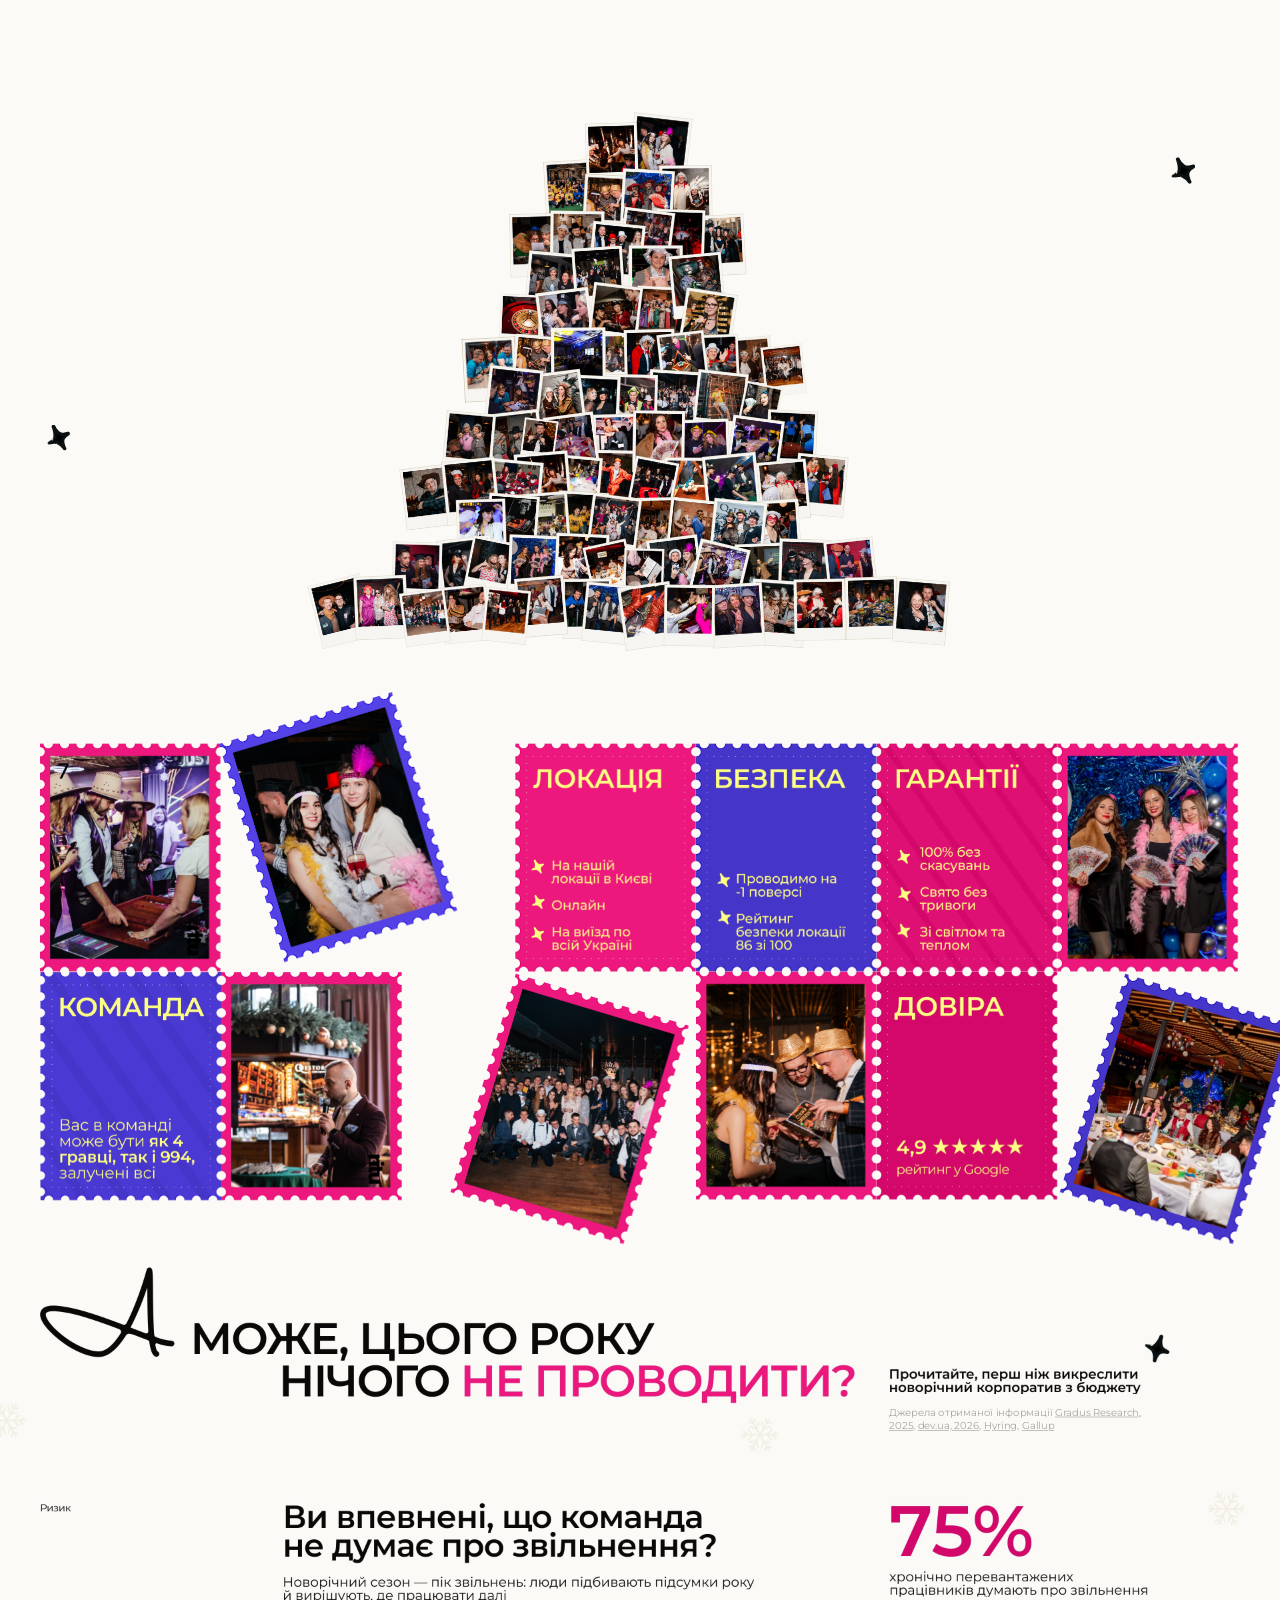
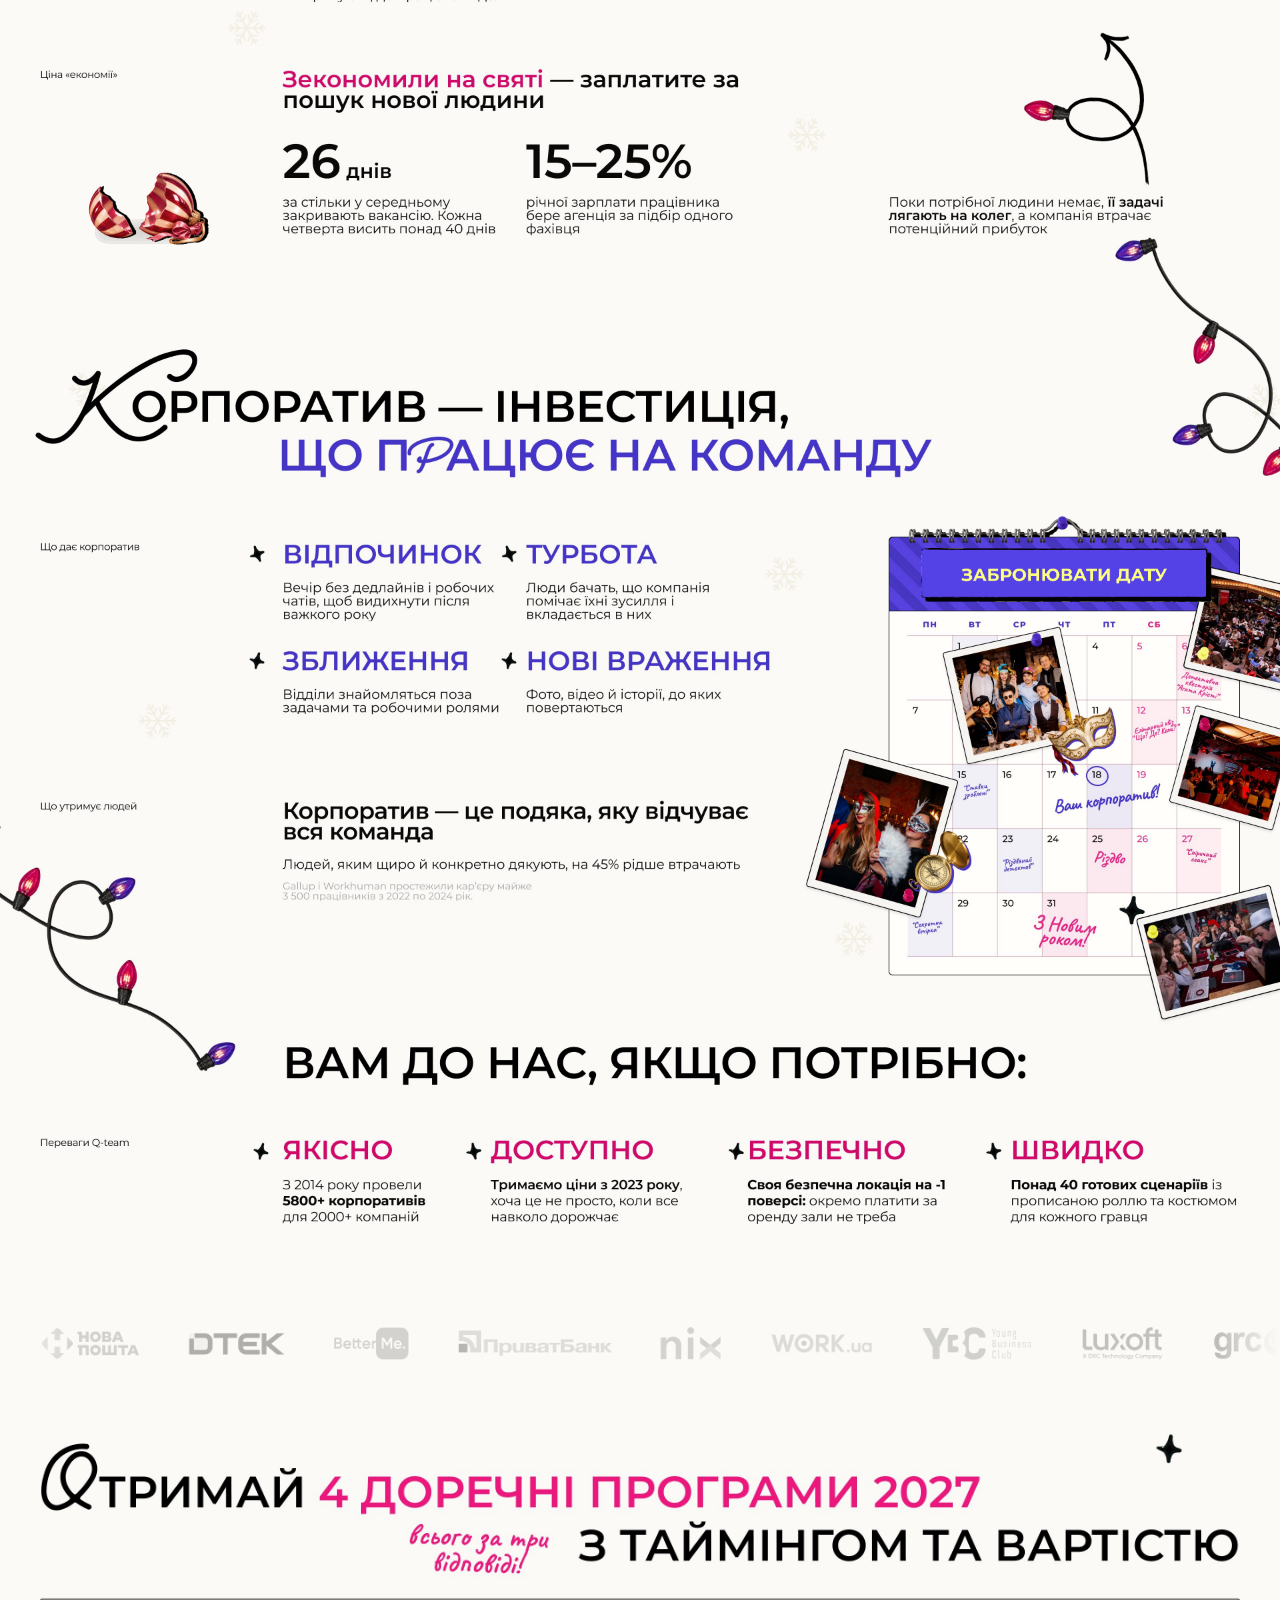
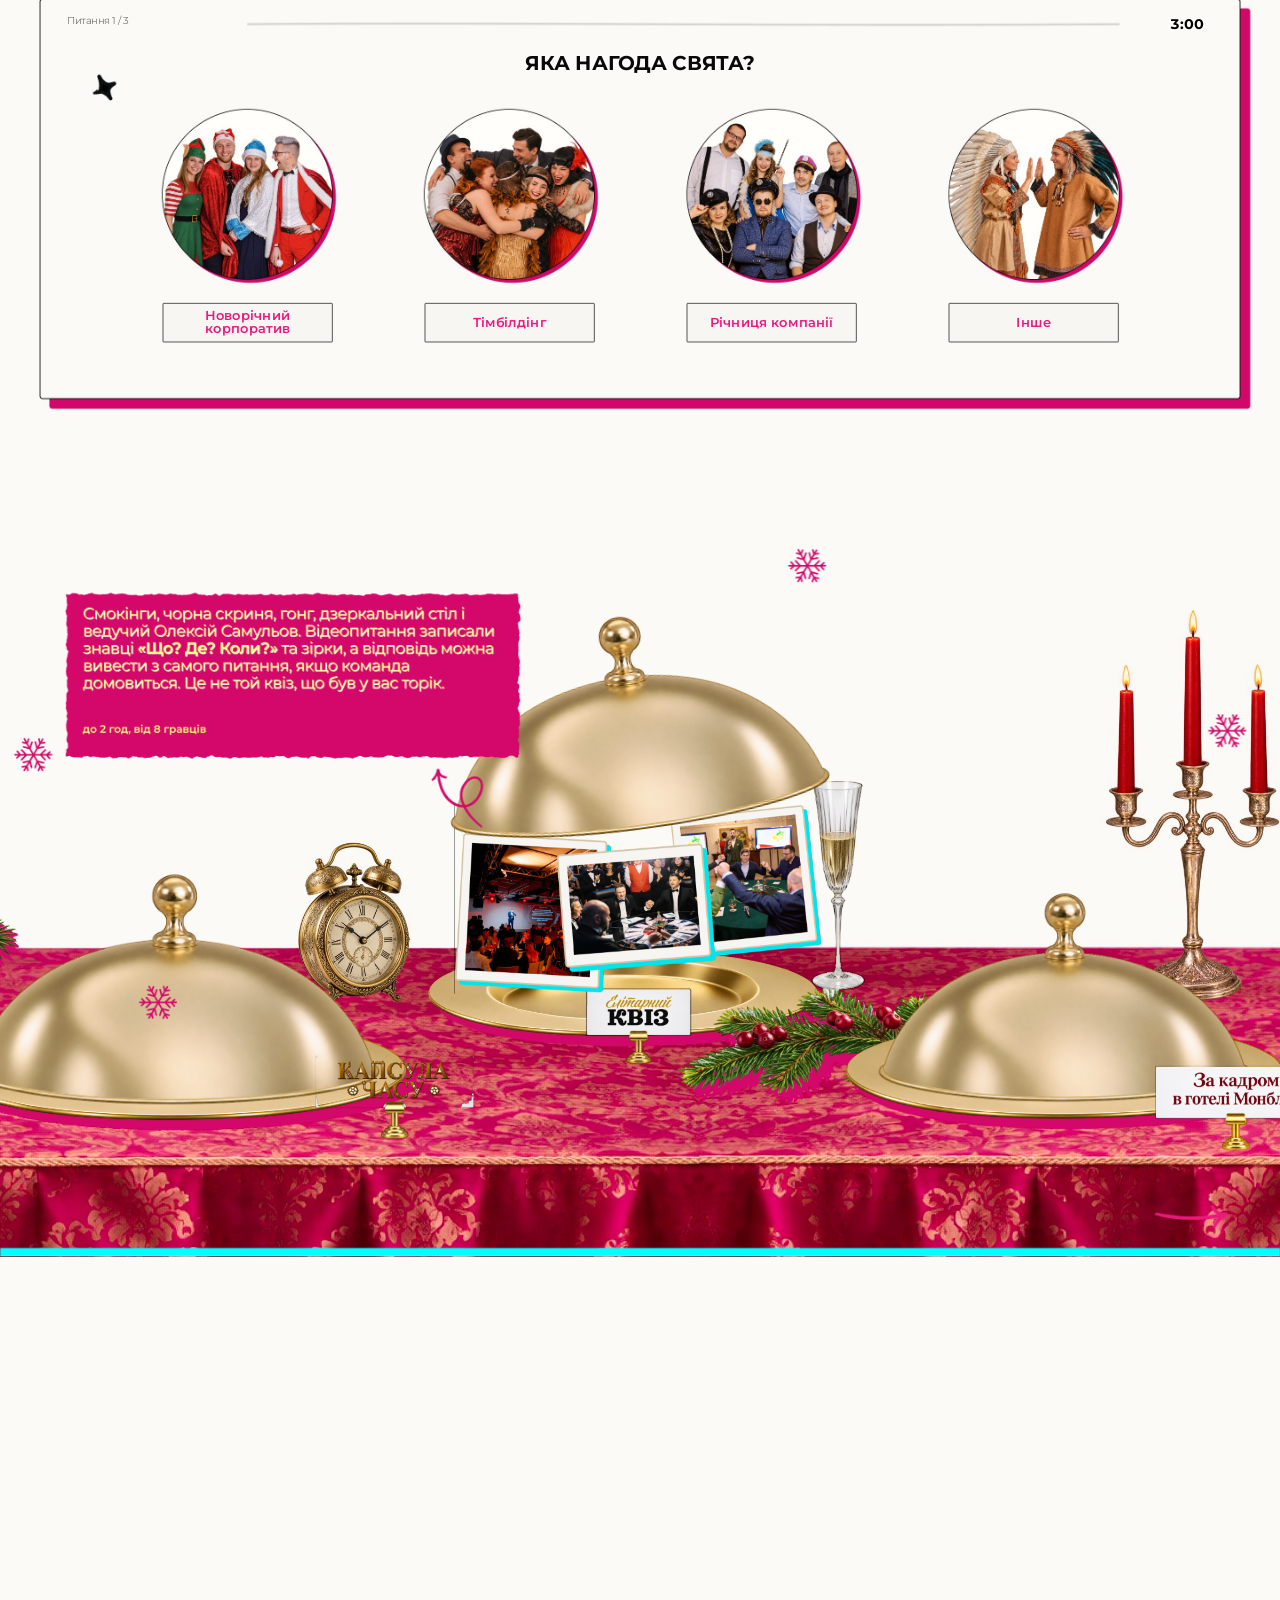
<file: index.html>
<!doctype html>
<html lang="uk">
<head>
<meta charset="utf-8">
<meta name="viewport" content="width=device-width, initial-scale=1">
<title>Новорічний корпоратив 2027 · Q-team</title>
<meta name="description" content="Нова надихаюча програма під ключ, на своїй локації зі світлом та без тривог.">
<link rel="preconnect" href="https://fonts.googleapis.com">
<link rel="preconnect" href="https://fonts.gstatic.com" crossorigin>
<link href="https://fonts.googleapis.com/css2?family=Caveat:wght@700&family=Montserrat:wght@400;500;600;700&display=swap" rel="stylesheet">
<link rel="stylesheet" href="style.css">
<link rel="preload" as="image" href="assets/hero-title-1.png" fetchpriority="high">
<link rel="preload" as="image" href="assets/hero-title-2.png" fetchpriority="high">
<link rel="preload" as="image" href="assets/hero-star.png">
<link rel="preload" as="image" href="assets/hero-medal.png">
</head>
<body>

<!-- ===== 1. HERO · ялинка з полароїдів ===== -->
<section class="sec" id="hero" data-h="1030" aria-label="Новорічний корпоратив">
  <div class="stage">
    <div class="tree" id="tree" aria-hidden="true"></div>

    <img class="star" src="assets/hero-star.png" alt="" style="left:875.6px;top:35.7px;width:160.1px">

    <h1 class="sr">Новорічний корпоратив</h1>
    <img class="title t1" src="assets/hero-title-1.png" alt="" style="left:6px;top:204px;width:802.6px">
    <img class="title t2" src="assets/hero-title-2.png" alt="" style="left:1023.5px;top:318.5px;width:834.3px">

    <p class="hero-sub" style="left:60px;top:383px;width:760px"><b>Нова надихаюча програма</b> під ключ, <br>на своїй локації зі світлом та без тривог</p>

    <img class="arr" src="assets/arr-det.svg" alt="" style="left:1004.3px;top:160.6px;width:128.3px">
    <img class="arr rtl" src="assets/arr-fort.svg" alt="" style="left:555.4px;top:529.8px;width:151.4px">
    <img class="arr" src="assets/arr-caps.svg" alt="" style="left:1258.7px;top:671.9px;width:139.3px">
    <img class="arr rtl" src="assets/arr-online.svg" alt="" style="left:386.7px;top:794.8px;width:121.8px">

    <span class="lab" style="left:1201px;top:149px;--r:-18deg">Різдвяний<br>детектив</span>
    <span class="lab" style="left:552px;top:600px;--r:19deg">Форт Боярд</span>
    <span class="lab" style="left:1450px;top:709px;--r:17deg">Капсула<br>Часу</span>
    <span class="lab" style="left:337px;top:798px;--r:-34deg">Онлайн<br>тімбілдінг</span>

    <img class="spark" src="assets/sparkle.svg" alt="" style="left:70.6px;top:637.1px;width:34.8px">
    <img class="spark" src="assets/sparkle.svg" alt="" style="left:1756.9px;top:235.7px;width:36.6px">

    <a class="cta" href="#zayavka" style="left:1463px;top:505px">Залишити заявку</a>
    <img class="medal" src="assets/hero-medal.png" alt="Медаль" style="left:1375.7px;top:442.2px;width:156.2px">
  </div>
</section>

<!-- ===== 2. ПЕРЕВАГИ · поштові марки ===== -->
<section class="sec" id="stamps" data-h="830" aria-label="Чому Q-team">
  <div class="stage">
    <h2 class="sr">Локація, безпека, гарантії, команда і довіра</h2>
    <!-- Figma 578:108: day 1 and day 9 are already tilted; only the last stamp (day 2) peels off on scroll -->
    <div class="st" style="left:772.695px;top:84.723px;width:271.102px">
      <img src="assets/stamps/s-location.png" alt="Локація: на нашій локації в Києві, онлайн, на виїзд по всій Україні">
      <img class="bul" src="assets/stamps/bullet.svg" alt="" style="left:24.243px;top:174.49px">
      <img class="bul" src="assets/stamps/bullet.svg" alt="" style="left:25.243px;top:227.49px">
      <img class="bul" src="assets/stamps/bullet.svg" alt="" style="left:24.243px;top:275.49px">
    </div>
    <div class="st" style="left:1314.898px;top:84.723px;width:271.102px"><img src="assets/stamps/s-guarantee.png" alt="Гарантії: 100% без скасувань, свято без тривоги, зі світлом та теплом"></div>
    <div class="st" style="left:1043.796px;top:84.723px;width:271.102px"><img src="assets/stamps/s-safety.png" alt="Безпека: проводимо на −1 поверсі, рейтинг безпеки локації 86 зі 100"></div>
    <div class="st" style="left:1586px;top:84.723px;width:271.102px"><img src="assets/stamps/p-day5.png" alt="Гості свята з віялами"></div>
    <div class="st" style="left:1043.796px;top:426.891px;width:271.102px"><img src="assets/stamps/p-day6.png" alt="Гості розглядають підказку квесту"></div>
    <div class="st" style="left:1314.898px;top:426.891px;width:271.102px"><img src="assets/stamps/s-trust.png" alt="Довіра: 4,9 зірок, рейтинг у Google"></div>
    <div class="st" style="left:60.1px;top:426.891px;width:543.063px"><img src="assets/stamps/g-team.png" alt="Команда: вас може бути як 4 гравці, так і 994, залучені всі"></div>
    <div class="st" style="left:60.1px;top:84.723px;width:271.102px"><img src="assets/stamps/p-day7.png" alt="Гості корпоративу за ігровим столом"></div>
    <div class="st tear pre" data-s="1,0,0,1,331.202,69.723" data-t="0.958,-0.287,0.287,0.958,328.683,85.087" style="left:331.202px;top:69.723px;width:271.102px"><img src="assets/stamps/st-day1.png" alt="Гості в карнавальних костюмах"></div>
    <div class="st tear" data-s="-1,0,0,1,1857.102,426.891" data-t="-0.958,-0.287,-0.287,0.958,1947.59,507.99" style="left:1586px;top:426.891px;width:271.102px"><img src="assets/stamps/st-day2b.png" alt="Святковий банкет"></div>
    <div class="st tear pre" data-s="-1,0,0,1,1043.797,411.891" data-t="-0.958,-0.287,-0.287,0.958,1033.199,507.99" style="left:772.695px;top:411.891px;width:271.102px"><img src="assets/stamps/st-day9.png" alt="Велика команда на корпоративі"></div>
  </div>
</section>

<!-- ===== 3. А МОЖЕ НЕ ПРОВОДИТИ + ІНВЕСТИЦІЯ (Figma 581:220) · кулька падає ===== -->
<section class="sec" id="pain" data-h="2671" aria-label="А може, цього року нічого не проводити?">
  <div class="stage">
    <img class="b3bg" src="assets/b3/bg.jpg" alt="" style="left:0;top:0;width:1920px">
    <div class="sr">
      <h2>А може, цього року нічого не проводити?</h2>
      <p>Ви впевнені, що команда не думає про звільнення? 75% хронічно перевантажених працівників думають про звільнення.</p>
      <p>Зекономили на святі — заплатите за пошук нової людини: 26 днів у середньому закривають вакансію, агенція бере 15–25% річної зарплати.</p>
      <h2>Корпоратив — інвестиція, що працює на команду</h2>
      <p>Відпочинок, турбота, зближення, нові враження.</p>
      <h2>Вам до нас, якщо потрібно: якісно, доступно, безпечно, швидко</h2>
    </div>
    <p class="src" style="left:1333.4px;top:249.4px;width:389px">Джерела отриманої інформації
      <a href="https://vikna.tv/dozvillia/opytuvannia/chomu-ukrayinczi-hochut-zvilnytysya-navit-iz-horoshyh-kompanij/" target="_blank" rel="noopener">Gradus Research, 2025</a>,
      <a href="https://dev.ua/news/naim-1783599997" target="_blank" rel="noopener">dev.ua, 2026</a>,
      <a href="https://hyring.com/blog/recruitment-agency-fees-usa/" target="_blank" rel="noopener">Hyring</a>,
      <a href="https://www.gallup.com/workplace/713057/employee-wellbeing-productivity.aspx" target="_blank" rel="noopener">Gallup</a></p>

    <!-- the arrow, bulb and garland are static, part of the background (Figma 581:220); the logos run endlessly -->
    <div class="logos" style="left:0;top:2526.65px" aria-label="Нам довіряють: Нова пошта, ДТЕК, BetterMe, ПриватБанк, NIX, Work.ua, Luxoft, EPAM, Danone, McDonald’s, Puma, Coca-Cola та інші">
      <div class="row"><img src="assets/b3/logos.png" alt=""><img src="assets/b3/logos.png" alt=""></div>
    </div>

    <a class="date-btn" href="#zayavka" style="left:1381.9px;top:1362.3px;width:435.5px"><img src="assets/b3/btn-date.png" alt="Забронювати дату"></a>

    <!-- ball: hangs at the title, sways, falls and breaks -->
    <img class="shadow" id="ballShadow" src="assets/rect104.png" alt="" style="left:124.9px;top:854.4px;width:197.4px">
    <img class="broken" id="ballBroken" src="assets/ball-broken.png" alt="" style="left:128.7px;top:632.1px;width:186.9px">
    <div class="shards" id="shards" style="left:222px;top:880px"></div>
    <img class="ball" id="ball" src="assets/ball.png" alt="" style="left:180.4px;top:140.2px;width:130.5px">
  </div>
</section>

<!-- ===== 4. КВІЗ (Figma 594:990 + 619:*) ===== -->
<section class="sec" id="zayavka" data-h="997" aria-label="Отримай 4 доречні програми 2027">
  <div class="stage" id="quiz">
    <h2 class="sr">Отримай 4 доречні програми 2027 з таймінгом та вартістю</h2>
    <img class="qbg" src="assets/quiz/base.jpg" alt="">
    <div class="qrun" id="qrun">
      <p class="qprog" id="qprog" style="left:101px;top:291.2px">Питання 1 / 3</p>
      <span class="qtrack" style="left:372.1px;top:300.9px;width:1305.9px"><i id="qfill"></i></span>
      <p class="qtimer" id="qtimer" style="left:1755.2px;top:291.5px" aria-label="Час на квіз">3:00</p>
    </div>
    <div id="qbody"></div>
    <form class="qs" id="qform" novalidate>
      <img class="qbg" src="assets/quiz/form.jpg" alt="">
      <span class="chip" style="left:509.3px;top:379px;width:258.2px"></span>
      <span class="chip" style="left:812.4px;top:379px;width:258.2px"></span>
      <span class="chip" style="left:1113.1px;top:379px;width:258.2px"></span>
      <input class="fld" name="name" autocomplete="name" placeholder="Ваше ім’я" required style="left:287.6px;width:388.5px">
      <input class="fld" name="phone" type="tel" autocomplete="tel" placeholder="38 (123) 456-78-90" required style="left:746.1px;width:388.5px">
      <input class="fld" name="company" autocomplete="organization" placeholder="Назва компанії (необов’язково)" style="left:1204.6px;width:388.5px">
      <button class="send" type="submit" style="left:766.3px;top:690.9px;width:355.5px"><img src="assets/quiz/btn-send.png" alt="Отримати програми"></button>
      <button class="prev" type="button" style="left:200px;top:815px;width:170px">Попереднє питання</button>
      <p class="thanks" hidden>Дякуємо! Ми надішлемо 4 програми з таймінгом і вартістю найближчим часом.</p>
    </form>
  </div>
</section>

<!-- ===== 5. СЦЕНАРІЇ · стіл, кришки відкриваються під час прокрутки (Figma 615:130 + стани) ===== -->
<section class="scen" id="scen" aria-label="40+ готових сценаріїв на будь-який смак">
  <div class="pin">
    <div class="stage" id="scenStage">
      <h2 class="sr">40+ готових сценаріїв на будь-який смак</h2>
      <div class="tbl" id="tbl"></div>
      <div id="ovs"></div>
    </div>
  </div>
</section>

<script src="tree-data.js"></script>
<script src="main.js"></script>
</body>
</html>
</file>
<file: style.css>
:root{
  --bg:#FBFAF7; --ink:#0B0908; --pink:#EC187E; --pink2:#D3086A; --yel:#FDFF83;
  --pop:cubic-bezier(.34,1.56,.64,1); --ez:cubic-bezier(.22,1,.36,1);
}
*{box-sizing:border-box;margin:0;padding:0}
html,body{background:var(--bg);color:var(--ink);font-family:Montserrat,system-ui,sans-serif}
/* clip (not hidden) on body: hidden would make body a scroll container and break the sticky table */
html{overflow-x:hidden}
body{overflow-x:clip}
img{display:block;user-select:none;-webkit-user-drag:none}
.sr{position:absolute!important;width:1px;height:1px;overflow:hidden;clip:rect(0 0 0 0);white-space:nowrap}

/* every block is a 1920 px design stage scaled to the viewport width */
.sec{position:relative;width:100%;overflow:hidden}
.stage{position:absolute;left:0;top:0;width:1920px;transform-origin:0 0;transform:scale(var(--k,1))}
.stage>*{position:absolute}

/* ================= HERO ================= */
#hero .stage{height:1030px}
.tree{left:0;top:0;width:1920px;height:1030px}
.pl{position:absolute;left:0;top:0;z-index:2;transform-origin:50% 50%;cursor:zoom-in;
  transform:translate(var(--x),var(--y)) rotate(var(--a))}
.anim .pl.wait{visibility:hidden}
.zm{position:absolute;left:0;top:0;z-index:50;pointer-events:none;transition:transform .45s var(--ez),opacity .2s}

.title{z-index:5}
.title.t1{z-index:1}
.hero-sub{font-size:35px;line-height:1.1;letter-spacing:-.04em;font-weight:500;color:#000;z-index:5}
.hero-sub b{font-weight:600;color:var(--pink)}
.lab{font-family:Caveat,cursive;font-weight:700;font-size:35px;line-height:.85;letter-spacing:-.01em;color:var(--pink);
  text-align:center;white-space:nowrap;z-index:6;transform:translate(-50%,-50%) rotate(var(--r))}
.arr,.spark,.star{z-index:6}
.cta{z-index:7;display:flex;align-items:center;justify-content:center;width:395px;height:72px;border-radius:3px;
  background:var(--pink);color:var(--yel);font:700 26px/1.2 Montserrat,sans-serif;text-transform:uppercase;text-decoration:none;
  box-shadow:6px 6px 0 var(--ink); /* the black block behind the button is part of the Figma design */
  transition:transform .3s var(--pop),background-color .2s,color .2s}
.cta:hover{transform:translate(-4px,-4px) scale(1.07);background:var(--yel);color:var(--pink)}
.cta:active{transform:translate(2px,2px);transition-duration:.08s}
.cta:focus-visible{outline:3px solid var(--ink);outline-offset:6px}
.medal{z-index:8;pointer-events:none}

/* hero intro (only when JS is on) */
.anim .star{opacity:0;transform:translateY(-240px) rotate(-70deg) scale(.5);transition:transform 1.05s var(--pop),opacity .4s var(--ez)}
.anim .star.on{opacity:1;transform:none}
.anim .arr{clip-path:inset(-20% 100% -20% -20%);transition:clip-path .9s cubic-bezier(.45,.05,.3,1)}
.anim .arr.rtl{clip-path:inset(-20% -20% -20% 100%)}
.anim .arr.on{clip-path:inset(-20% -20% -20% -20%)}
.anim .lab{opacity:0;transition:opacity .7s var(--ez) .25s}
.anim .lab.on{opacity:1}
.anim .title,.anim .hero-sub{opacity:0;transform:translateY(24px);transition:opacity .8s var(--ez),transform .9s var(--ez)}
.anim .title.on,.anim .hero-sub.on{opacity:1;transform:none}
.anim .cta:not(.on){opacity:0;transform:translateY(24px)}
.anim .cta.on{transition:transform .3s var(--pop),background-color .2s,color .2s,opacity .8s}
.anim .medal{opacity:0;transform:scale(.4) rotate(-30deg);transition:transform .8s var(--pop),opacity .4s}
.anim .medal.on{opacity:1;transform:none}

/* ================= STAMPS ================= */
#stamps{overflow:visible;z-index:2}
#stamps .stage{height:830px}
.st{z-index:1;transform-origin:0 0;will-change:transform}
.st img{width:100%;height:auto}
.st .bul{position:absolute;width:18.8px}
.st.tear{z-index:3;transition:transform 1s cubic-bezier(.34,1.35,.64,1)}

/* ================= PAIN / BALL ================= */
#pain{z-index:1}
#pain .stage{height:1080px}
.snow{width:58px;opacity:.9}
.ptitle{z-index:3}
.t20{font-size:20px;line-height:1.1;color:var(--ink)}
.src{font-size:15px;line-height:1.3;color:#A8A6A2}
.src a{color:inherit}
.src a:hover{color:var(--pink)}
.lbl{font-size:15px;line-height:1.2;letter-spacing:-.02em}
.h48{font-size:48px;line-height:.9;font-weight:600;letter-spacing:-.02em}
.h35{font-size:35px;line-height:.9;font-weight:600}
.big{font-size:107px;line-height:.81;font-weight:600;color:var(--pink2)}
.num{font-size:72px;line-height:72px;font-weight:600}
.num small{font-size:30px}
.dots{z-index:0}
.anim .parr{clip-path:inset(100% -10% -10% -10%);transition:clip-path 1s cubic-bezier(.45,.05,.3,1)}
.anim .parr.on{clip-path:inset(-10% -10% -10% -10%)}

.ball{z-index:10;transform-origin:50% 0;will-change:transform}
.broken,.shadow{opacity:0;z-index:9}
.broken.on{opacity:1;animation:land .55s var(--pop)}
.shadow.on{opacity:1;transition:opacity .4s}
@keyframes land{0%{transform:translateY(-14px) scaleY(.9)}60%{transform:translateY(2px) scaleY(1.03)}100%{transform:none}}
.ball.sway{animation:sway 1.7s ease-in-out forwards}
@keyframes sway{
  0%{transform:rotate(0)} 18%{transform:rotate(7deg)} 38%{transform:rotate(-9deg)}
  58%{transform:rotate(11deg)} 78%{transform:rotate(-6deg)} 100%{transform:rotate(3deg)}}
.ball.fall{transition:transform .62s cubic-bezier(.55,0,1,.45)}
.ball.gone{opacity:0;transition:opacity .05s}
.shards{width:0;height:0;z-index:11}
.shards i{position:absolute;left:0;top:0;width:10px;height:7px;border-radius:2px;
  transition:transform .7s cubic-bezier(.2,.8,.3,1),opacity .7s ease-in}
#pain.hit .stage{animation:jolt .35s ease-out}
@keyframes jolt{0%,100%{translate:0 0}30%{translate:0 4px}60%{translate:0 -2px}}

@media (prefers-reduced-motion:reduce){
  .anim .star,.anim .arr,.anim .lab,.anim .title,.anim .hero-sub,.anim .cta,.anim .medal,.anim .parr{opacity:1!important;transform:none!important;clip-path:none!important;transition:none!important}
  .anim .pl.wait{visibility:visible}
}

/* ================= BLOCK 3 · new long version (Figma 581:220) ================= */
#pain .stage{height:2671px}
.b3bg{z-index:0}
#pain .src{z-index:2}
/* logos: endless ribbon right → left, like the previous site */
.logos{width:1920px;height:58px;overflow:hidden;z-index:2;
  -webkit-mask-image:linear-gradient(90deg,transparent,#000 6%,#000 94%,transparent);mask-image:linear-gradient(90deg,transparent,#000 6%,#000 94%,transparent)}
.logos .row{display:flex;gap:80px;width:max-content;padding-left:60px;animation:marq 70s linear infinite}
.logos img{height:57.6px;width:4248px;max-width:none;pointer-events:none}
@keyframes marq{to{transform:translateX(-4328px)}}
@media (prefers-reduced-motion:reduce){.logos .row{animation:none}}
.date-btn{z-index:5;display:block;transition:transform .3s var(--pop)}
.date-btn img{width:100%;height:auto}
.date-btn:hover{transform:translate(-3px,-3px) scale(1.05)}
.date-btn:active{transform:translate(2px,2px);transition-duration:.08s}

/* ================= QUIZ ================= */
#zayavka .stage{height:997px}
.qs{position:absolute;left:0;top:0;width:1920px;height:997px;opacity:0;visibility:hidden;transition:opacity .45s var(--ez),visibility .45s;z-index:5}
.qs.on{opacity:1;visibility:visible}
.qs>*{position:absolute}
.qbg{left:0;top:0;width:1920px}
#qbody{left:0;top:0;width:1920px;height:997px}
#qbody>*{position:absolute}
.qrun{left:0;top:0;width:1920px;height:0;transition:opacity .3s}
.qrun>*{position:absolute}
#quiz.form .qrun,#quiz.form #qbody{opacity:0;pointer-events:none}
.qprog{font:400 15px/18px Montserrat,sans-serif;letter-spacing:-.45px;color:rgba(11,9,8,.55);white-space:nowrap}
.qtimer{font:700 20.8px/25px Montserrat,sans-serif;color:#000;font-variant-numeric:tabular-nums;white-space:nowrap}
.qtrack{height:8px}
.qtrack i{position:absolute;left:0;top:0;height:8px;width:0;border-radius:4px;background:var(--pink2);opacity:0;
  transition:width .6s var(--ez),opacity .2s}
.qtitle{left:218.8px;top:345.2px;width:1482.4px;margin:0;text-align:center;font:700 30px/37px Montserrat,sans-serif;text-transform:uppercase;color:var(--ink)}
/* one answer = photo circle + label; the whole card lifts on hover (previous site) */
.qo{width:270px;height:357px;padding:0;border:0;background:none;cursor:pointer;transition:transform .35s var(--ez)}
.qo>*{position:absolute}
.qo img{left:0;top:0;width:270px;pointer-events:none}
.qo .opt{left:7.45px;top:298.05px;width:255.1px;height:58.9px;display:flex;align-items:center;justify-content:center;padding:0 30px;
  background:#F8F6F3;border:1.23px solid #000;border-radius:1.5px;font:600 20px/.95 Montserrat,sans-serif;color:var(--pink);text-align:center;
  transition:background-color .3s var(--ez),color .3s var(--ez)}
.qo:hover,.qo:focus-visible{transform:translateY(-4px)}
.qo:focus-visible{outline:none}
.qo:focus-visible .opt{outline:3px solid var(--ink);outline-offset:4px}
.qo:hover .opt,.qo:focus-visible .opt,.qo.sel .opt{background:var(--pink);color:#F8F6F3}
.anim .fade{animation:fadeIn .55s var(--ez) both}
@keyframes fadeIn{from{opacity:0;transform:translateY(16px)}}
.qback{left:108px;top:820px;width:160px;height:22px;padding:0;border:0;background:none;cursor:pointer;
  font:600 15px/13.5px Montserrat,sans-serif;letter-spacing:-.15px;color:var(--ink);white-space:nowrap;text-align:center;transition:color .2s}
.qback:hover{color:var(--pink)}
.prev{border:0;background:none;color:transparent;cursor:pointer;height:26px;padding:0}
.chip{display:flex;align-items:center;justify-content:center;height:40.87px;font:600 15px/1.2 Montserrat,sans-serif;color:var(--pink2);text-align:center}
.fld{top:571px;height:58px;border:0;background:transparent;padding:0 10px;font:400 22.2px/1.2 Montserrat,sans-serif;color:var(--ink);outline:none}
.fld::placeholder{color:#3a3633}
.fld.err::placeholder{color:var(--pink)}
.fld:focus{background:rgba(236,24,126,.05)}
.send{border:0;background:none;padding:0;cursor:pointer;transition:transform .3s var(--pop)}
.send img{width:100%;height:auto}
.send:hover{transform:translate(-3px,-3px) scale(1.05)}
.send:active{transform:translate(2px,2px);transition-duration:.08s}
.thanks{left:0;top:560px;width:1920px;text-align:center;font:600 32px/1.3 Montserrat,sans-serif;color:var(--pink)}
#qform.done .fld,#qform.done .send,#qform.done .prev{display:none}

/* ================= SCENARIOS (pinned table) ================= */
.scen{position:relative;width:100%}
.scen .pin{position:sticky;top:0;width:100%;overflow:hidden}
#scenStage{height:1157px}
.tbl{left:0;top:0;width:6070px;height:10px;will-change:transform}
.tbl img{position:absolute;max-width:none}
.tbl .lid{transform-origin:0 0;will-change:transform}
.tbl .ph{transform-origin:50% 100%;will-change:transform,opacity}
#ovs{left:0;top:0;width:1920px;height:1157px;pointer-events:none}
#ovs img{position:absolute;left:0;top:0;width:1920px;opacity:0;will-change:opacity}
</file>
